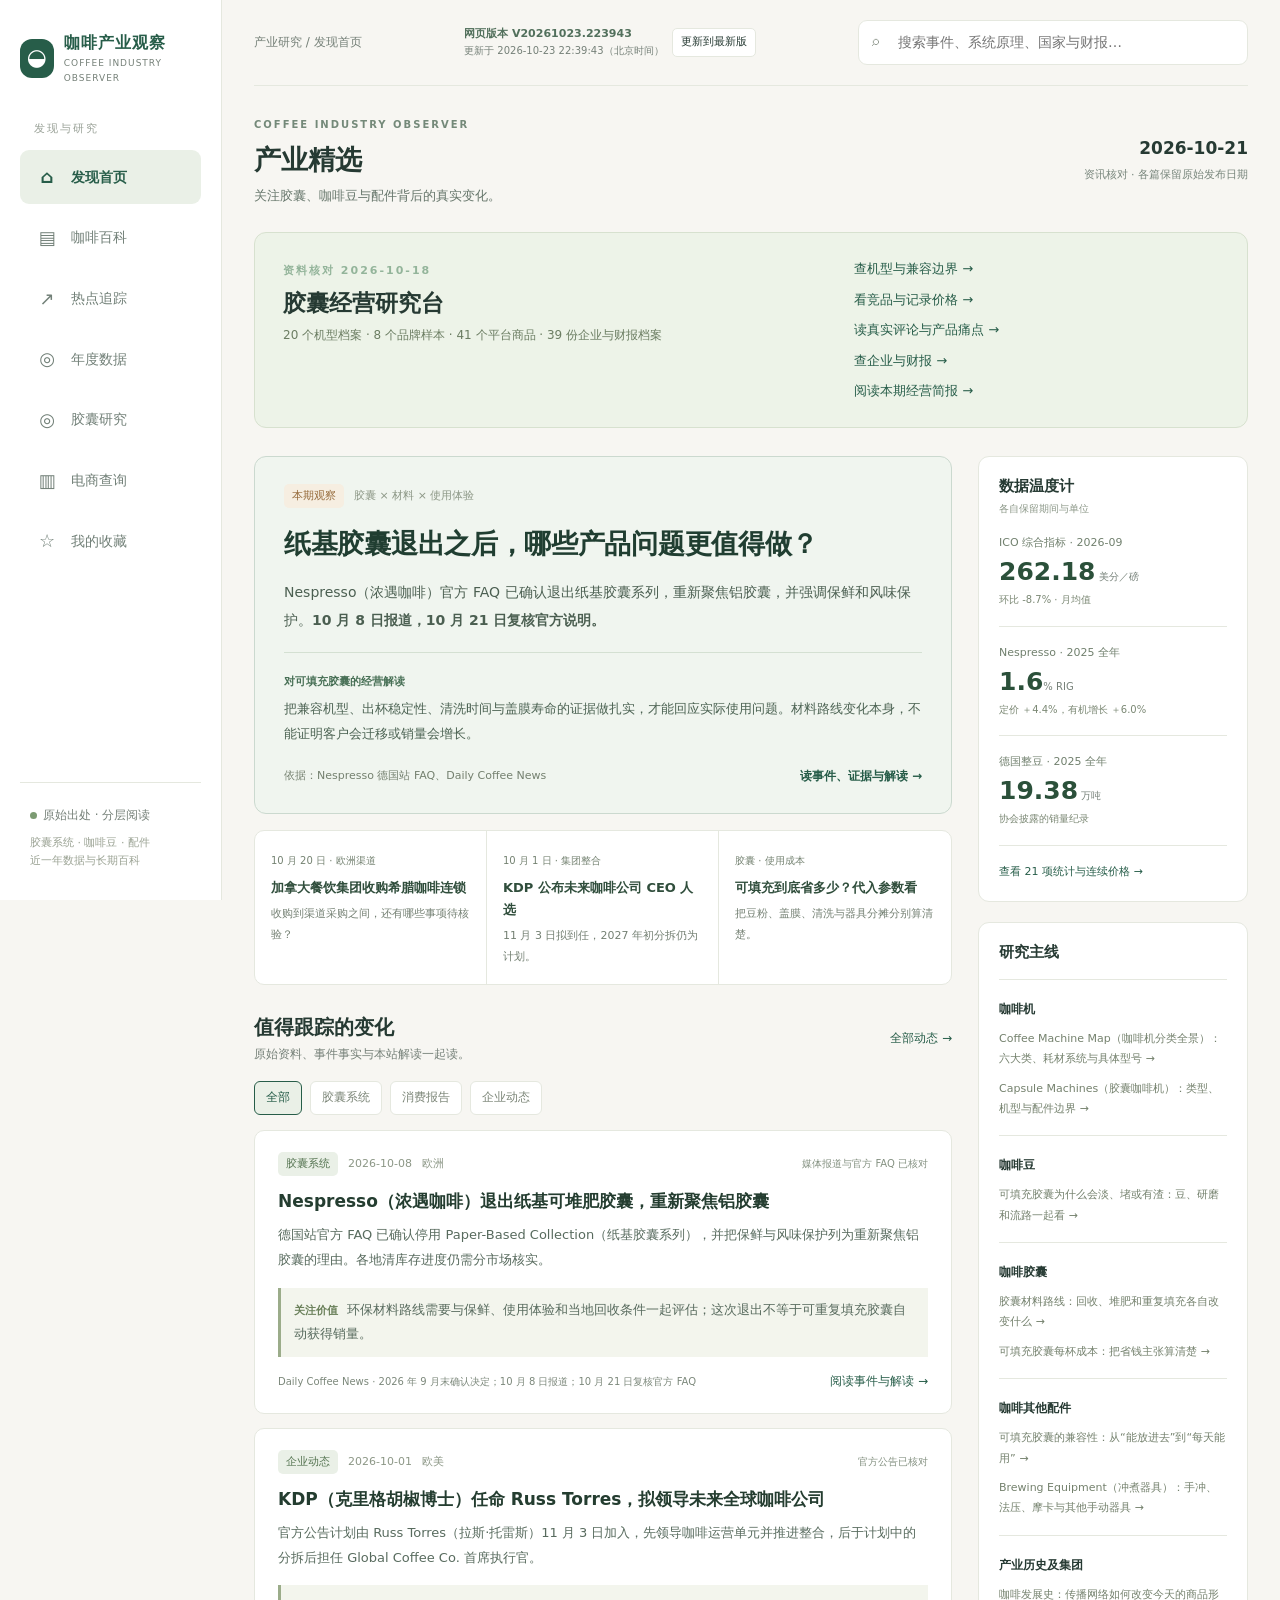
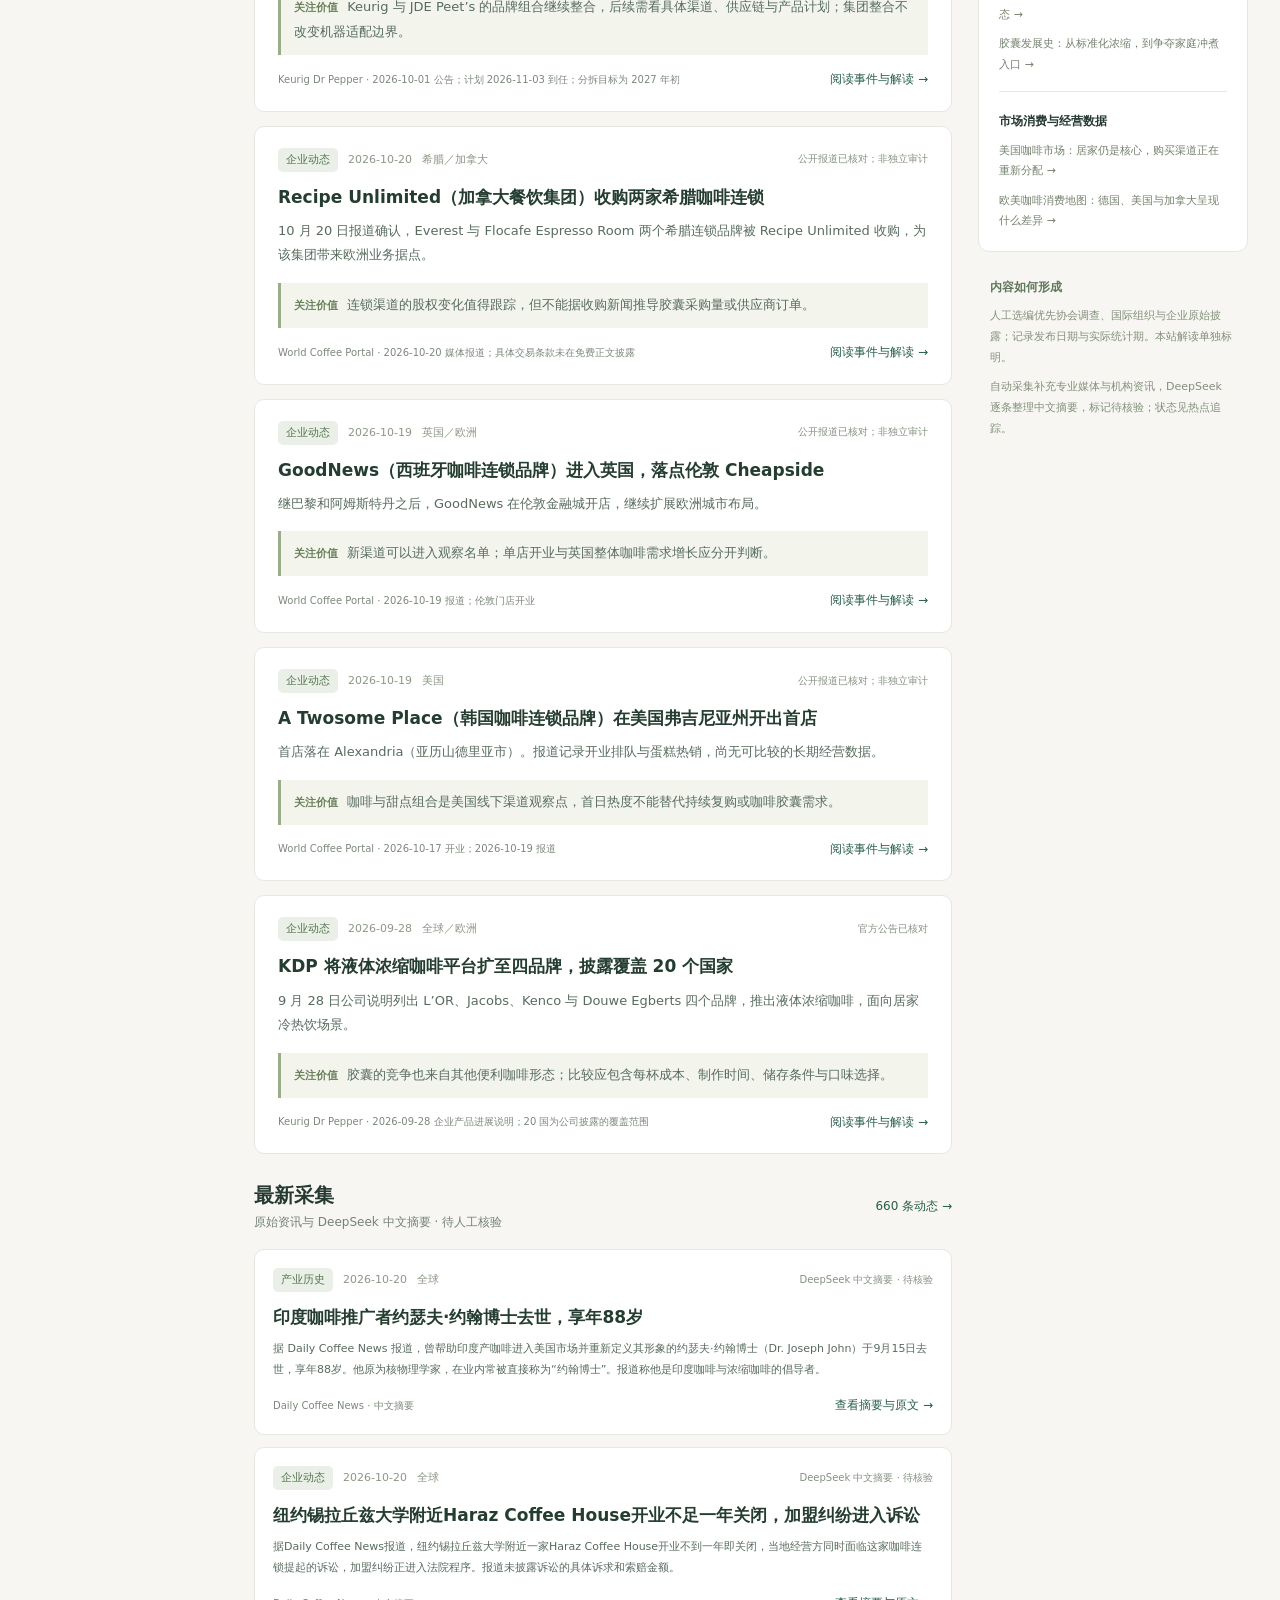
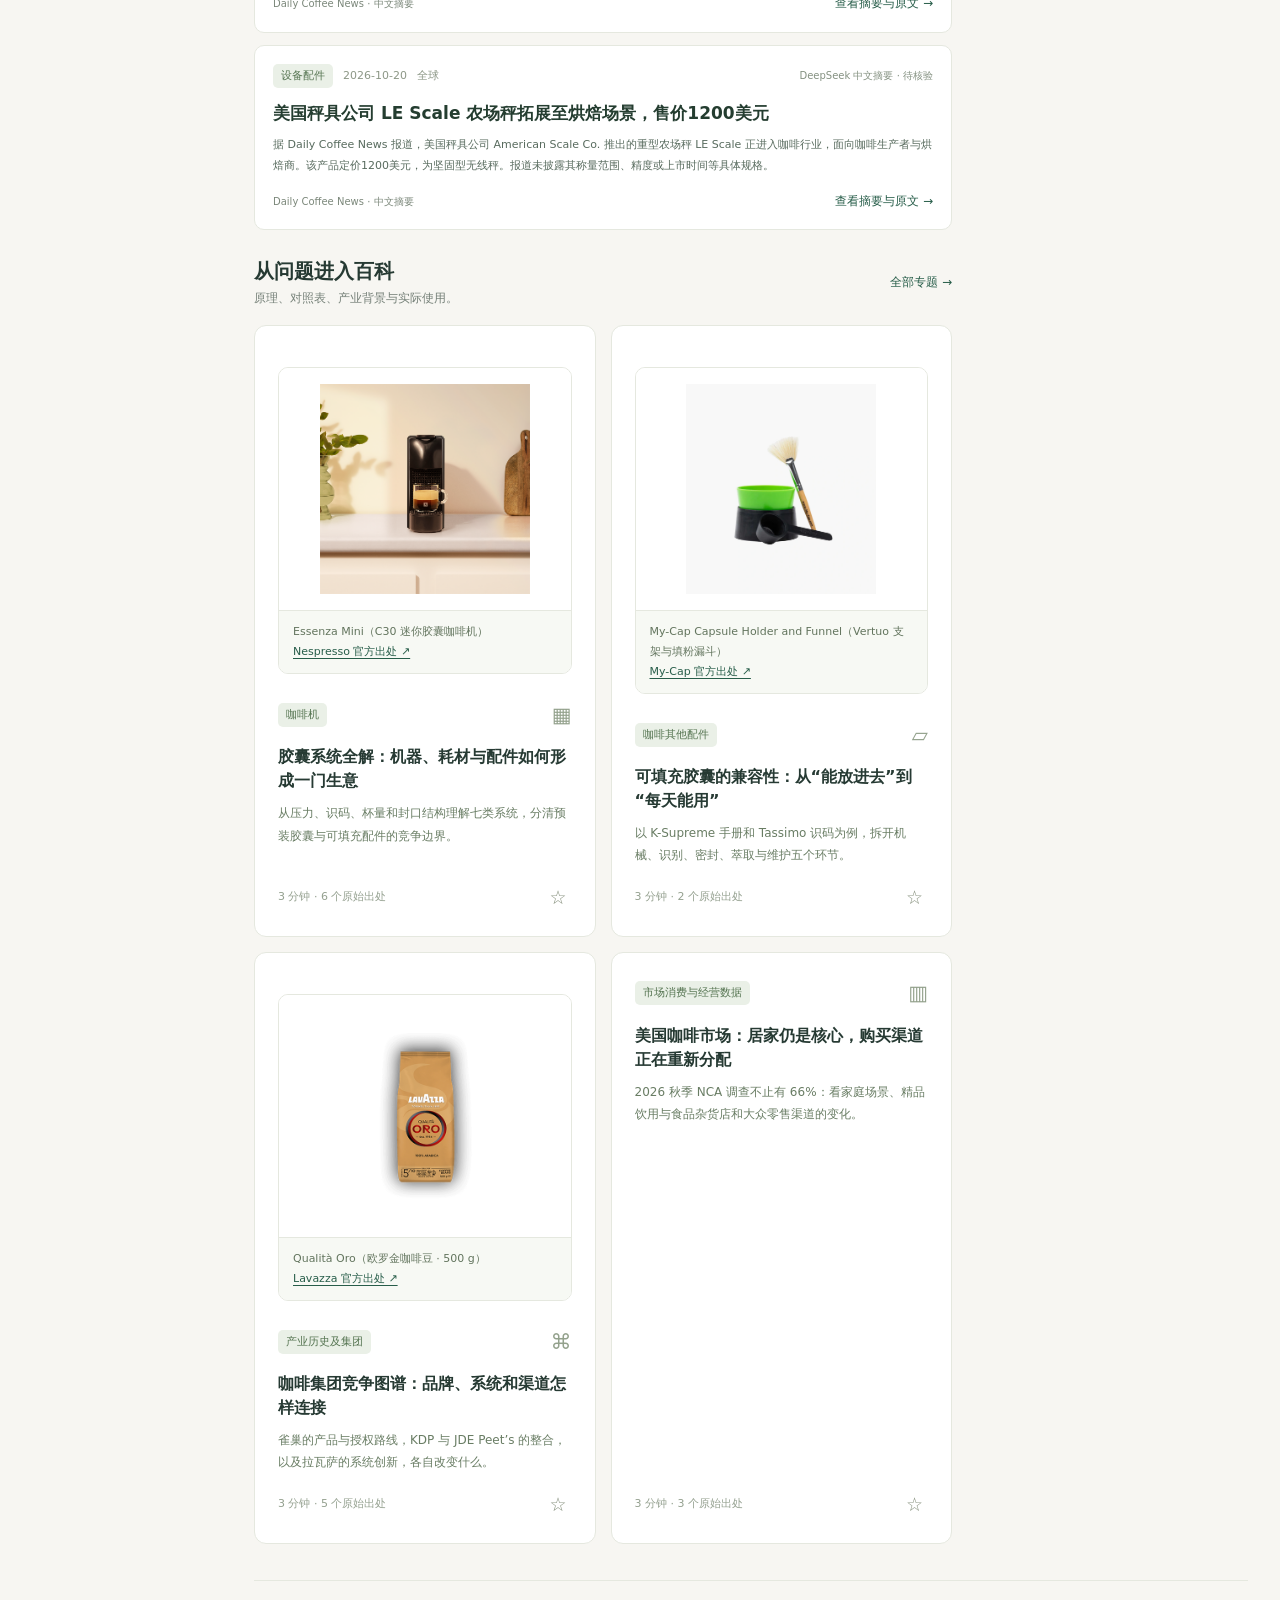
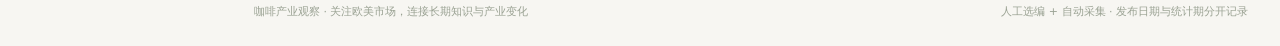
<file: index.html>
<!doctype html>
<html lang="zh-CN">
<head>
  <meta charset="utf-8"><meta name="viewport" content="width=device-width,initial-scale=1">
  <meta name="coffee-feed" content="./news.json">
  <meta name="coffee-built-at" content="2026-10-23T14:39:43.924Z">
  <meta name="coffee-version" content="V20261023.223943">
  <meta name="description" content="咖啡产业观察：咖啡百科、胶囊与配件、欧美消费报告和热点追踪。">
  <meta name="coffee-preview-version" content="20261018-official-evidence">
  <title>咖啡产业观察 · 咖啡百科与热点追踪</title>
  <style>
    :root{--bg:#f7f6f2;--ink:#263a33;--muted:#758078;--line:#e5e8df;--green:#275d49;--soft:#eaf0e7;--white:#fff;--gold:#ba8851}*{box-sizing:border-box}body{margin:0;background:var(--bg);color:var(--ink);font:14px/1.65 "Microsoft YaHei","PingFang SC",system-ui,sans-serif}button,input,select{font:inherit}button,a,input,select{ -webkit-tap-highlight-color:transparent}button,a{cursor:pointer}a{color:var(--green);text-decoration:none}button{color:inherit}button:focus-visible,a:focus-visible,input:focus-visible,select:focus-visible{outline:3px solid #b6cead;outline-offset:3px}button{border:0;background:none}button:hover,a:hover{filter:brightness(.9)}h1,h2,h3,p{margin:0}h1,h2,h3{line-height:1.4}h2{font-size:20px}h3{font-size:16px}small{font-size:12px;color:var(--muted)}.shell{display:grid;grid-template-columns:222px 1fr;min-height:100vh}.side{position:sticky;top:0;height:100vh;background:#fff;border-right:1px solid var(--line);padding:30px 20px;display:flex;flex-direction:column}.brand{display:flex;gap:10px;align-items:center}.brand-mark{width:39px;height:39px;background:var(--green);color:#fff;display:grid;place-items:center;border-radius:12px;font-size:23px}.brand b{font-size:17px;letter-spacing:1px}.brand small{display:block;font-size:10px;letter-spacing:1.3px}.side-label{color:#99a197;font-size:11px;letter-spacing:2px;margin:34px 14px 12px}.nav{display:grid;gap:7px}.nav button{text-align:left;padding:12px 15px;border-radius:9px;display:flex;align-items:center;gap:12px;color:#728078}.nav button[aria-current=page]{background:var(--soft);color:var(--green);font-weight:700}.nav-icon{font-size:18px;width:24px;text-align:center}.side-note{margin-top:auto;border-top:1px solid var(--line);padding:20px 10px 0}.dot{display:inline-block;width:7px;height:7px;background:#7c9b72;border-radius:50%;margin-right:6px}.main{padding:0 40px 24px;min-width:0}.topbar{display:flex;justify-content:space-between;align-items:center;gap:20px;min-height:86px;border-bottom:1px solid var(--line);margin-bottom:30px}.breadcrumb{font-size:12px;color:var(--muted)}.search-wrap{position:relative;max-width:390px;width:48%}.search-wrap span{position:absolute;left:14px;top:9px;color:#899287}.search-wrap input{width:100%;padding:10px 14px 10px 39px;border:1px solid var(--line);border-radius:9px;background:#fff;outline-offset:0}.content{max-width:1180px;margin:auto}.eyebrow{font-size:11px;letter-spacing:2px;font-weight:600;color:#93b49a}.hero{position:relative;overflow:hidden;border-radius:17px;background:#254c3e;padding:33px 38px;color:#fff;min-height:228px;display:flex;align-items:center;justify-content:space-between}.hero-copy{z-index:1;max-width:68%}.hero h1{font-size:34px;letter-spacing:1px;margin:10px 0}.hero p{color:#c4d0c4;max-width:510px;font-size:13px}.hero-actions{display:flex;gap:13px;margin-top:22px;align-items:center}.primary,.secondary{padding:10px 19px;border-radius:7px;font-weight:600;font-size:13px}.primary{background:#e8ebdb;color:#254c3e}.secondary{border:1px solid #6d8b74;color:#fff}.hero-art{width:250px;height:220px;position:absolute;right:20px;top:14px;opacity:.96}.stats{display:grid;grid-template-columns:repeat(3,1fr);gap:17px;margin:20px 0 30px}.stat{border:1px solid var(--line);background:#fff;border-radius:11px;padding:17px 21px;display:flex;align-items:center;justify-content:space-between}.stat strong{font-size:26px;font-weight:600}.stat span{display:block;color:var(--muted);font-size:12px}.stat-icon{font-size:26px;opacity:.5}.section-head{display:flex;justify-content:space-between;align-items:center;gap:12px;margin:27px 0 16px}.section-head p{font-size:12px;color:var(--muted);margin-top:4px}.text-link{font-size:12px;color:var(--green)}.layout{display:grid;grid-template-columns:minmax(0,1.8fr) minmax(260px,1fr);gap:26px}.card-grid{display:grid;grid-template-columns:repeat(2,minmax(0,1fr));gap:15px}.article-card,.panel,.news-card,.market-card{border:1px solid var(--line);background:#fff;border-radius:12px}.article-card{padding:20px;display:flex;flex-direction:column}.card-top{display:flex;align-items:center;justify-content:space-between;gap:10px;margin-bottom:17px}.tag{display:inline-block;font-size:11px;background:var(--soft);color:#557451;padding:3px 8px;border-radius:5px}.tag.gold{background:#f6eee1;color:#956a3a}.article-card h3 button{text-align:left;padding:0;font-weight:700;font-size:16px;line-height:1.5}.article-card p{font-size:12px;color:var(--muted);line-height:1.85;margin:9px 0 15px}.card-footer{display:flex;justify-content:space-between;gap:8px;align-items:center;margin-top:auto;font-size:11px;color:#94a08f}.save{font-size:19px;color:#87917e;padding:0 5px}.save.saved{color:var(--gold)}.panel{padding:20px}.topic-row{display:flex;gap:12px;padding:15px 0;border-bottom:1px solid #eff0eb}.topic-row:last-child{border:0;padding-bottom:0}.rank{font-size:18px;color:#b5bba7;font-family:Georgia,serif;width:23px;flex-shrink:0}.topic-row:first-child .rank{color:var(--gold)}.topic-row h3{font-size:13px;margin-bottom:6px}.topic-row p{font-size:11px;color:var(--muted)}.demo-note{font-size:11px;background:#faf3e8;color:#8b704c;border-radius:6px;padding:9px 11px;margin-bottom:2px}.market-pills{display:flex;gap:8px;flex-wrap:wrap;margin-top:16px}.pill{background:#fff;border:1px solid var(--line);border-radius:6px;padding:6px 11px;color:#7c8678;font-size:12px}.pill.active{border-color:var(--green);background:var(--soft);color:var(--green)}.market-grid{display:grid;grid-template-columns:repeat(3,minmax(0,1fr));gap:16px}.market-card{padding:21px}.market-icon{font-size:22px;margin-bottom:14px}.market-card h3{margin-bottom:9px}.market-card p{font-size:12px;color:var(--muted);margin-bottom:17px;line-height:1.9}.market-card a,.market-card button{font-size:12px;color:var(--green)}.footer{display:flex;justify-content:space-between;gap:18px;font-size:11px;color:#9aa293;border-top:1px solid var(--line);padding-top:21px;margin-top:36px}.page-title{margin-bottom:24px}.page-title .eyebrow{color:#819576}.page-title h1{font-size:29px;margin:7px 0}.page-title p{font-size:13px;color:var(--muted)}.filters{display:flex;flex-wrap:wrap;gap:8px;margin-bottom:22px}.news-card{padding:22px;margin-bottom:14px}.news-card h3{margin:11px 0 8px}.news-card p{color:var(--muted);font-size:13px}.news-bottom{display:flex;gap:12px;margin-top:15px;font-size:12px;align-items:center;justify-content:space-between}.empty{background:#fff;border:1px dashed #cbd3c4;text-align:center;border-radius:12px;padding:48px 20px;color:var(--muted);grid-column:1/-1}.empty b{display:block;font-size:17px;color:var(--ink);margin-bottom:7px}.search-hint{font-size:12px;color:var(--muted);margin-bottom:15px}.mobile-brand{display:none}dialog{width:min(720px,calc(100% - 30px));max-height:88vh;border:1px solid var(--line);border-radius:16px;padding:0;color:var(--ink);box-shadow:0 28px 90px #162b3240}dialog::backdrop{background:#152d2c88;backdrop-filter:blur(4px)}.reader-top{position:sticky;top:0;padding:16px 28px;background:#fff;border-bottom:1px solid var(--line);display:flex;justify-content:space-between;align-items:center;z-index:1}.reader-close{font-size:24px;line-height:1}.reader{padding:28px}.reader h2{font-size:26px;margin:8px 0 12px}.reader .intro{font-size:15px;line-height:1.9;color:#607267;margin-bottom:22px}.reader h3{margin:23px 0 10px}.reader p,.reader li{font-size:14px;line-height:1.95}.reader ul{padding-left:20px}.sources{padding:17px;background:#f5f7f1;border-radius:9px;margin-top:26px;font-size:12px}.sources a{display:block;margin-top:8px;word-break:break-word}.reader-meta{font-size:11px;color:var(--muted);margin-top:18px}.toast{position:fixed;bottom:25px;left:50%;transform:translateX(-50%);background:#263e32;color:#fff;padding:12px 24px;border-radius:9px;box-shadow:0 4px 20px #21332430;z-index:10;max-width:90vw;font-size:13px}.hidden{display:none!important}body:has(dialog[open]){overflow:hidden}
    @media(min-width:1600px){.main{padding-left:65px;padding-right:65px}.hero{min-height:260px}.hero-art{right:70px;top:22px}}@media(max-width:1100px){.shell{grid-template-columns:190px 1fr}.side{padding:25px 14px}.brand b{font-size:14px}.main{padding:0 24px 24px}.layout{grid-template-columns:1fr}.hero-art{right:-15px;opacity:.6}.hero-copy{max-width:78%}.market-grid{grid-template-columns:repeat(2,minmax(0,1fr))}}@media(max-width:700px){.shell{display:block}.side{position:fixed;top:auto;bottom:0;width:100%;height:auto;padding:6px 8px 10px;z-index:5;border-right:0;border-top:1px solid var(--line)}.side .brand,.side-label,.side-note{display:none}.nav{display:flex;justify-content:space-around;gap:1px}.nav button{display:flex;flex-direction:column;gap:1px;font-size:10px;padding:6px 9px;min-width:52px}.nav-icon{font-size:18px}.main{padding:0 17px 105px}.topbar{min-height:112px;align-content:center;flex-wrap:wrap;gap:10px;padding:15px 0;margin-bottom:19px}.breadcrumb{display:none}.mobile-brand{display:flex;font-weight:700;align-items:center;gap:8px;font-size:16px}.mobile-brand .brand-mark{width:27px;height:27px;font-size:17px;border-radius:8px}.search-wrap{max-width:none;width:100%;order:2}.search-wrap input{padding-top:9px;padding-bottom:9px;font-size:12px}.hero{min-height:233px;padding:26px 24px;border-radius:13px}.hero-copy{max-width:100%}.hero h1{font-size:29px}.hero p{font-size:12px;max-width:260px}.hero-art{right:-95px;top:35px;opacity:.22}.hero-actions{gap:9px}.primary,.secondary{font-size:12px;padding:9px 13px}.stats{gap:9px;margin:14px 0 23px}.stat{padding:12px 10px;align-items:flex-start}.stat strong{font-size:23px}.stat span{font-size:10px}.stat-icon{display:none}.section-head{margin-top:23px}.section-head h2{font-size:18px}.section-head p{font-size:11px}.card-grid{gap:11px}.article-card{padding:15px}.article-card h3 button{font-size:14px}.article-card p{font-size:11px}.card-footer{font-size:10px}.card-top{margin-bottom:13px}.market-grid{grid-template-columns:1fr}.footer{flex-direction:column;gap:4px}.reader{padding:23px}.reader-top{padding:14px 23px}.reader h2{font-size:23px}.filters{gap:6px}.pill{font-size:11px;padding:6px 10px}.page-title h1{font-size:26px}}
    @media(prefers-reduced-motion:no-preference){button,a{transition:background .15s,color .15s,filter .15s}.article-card:hover{border-color:#b9c8b0}.hero-art{animation:float 7s ease-in-out infinite}@keyframes float{50%{transform:translateY(-6px) rotate(3deg)}}}
  </style>
  <link rel="stylesheet" href="./evidence.css?v=9d2dda9edd5a">
</head>
<body>
  <div class="shell">
    <aside class="side">
      <a class="brand" href="#home" aria-label="咖啡产业观察首页"><span class="brand-mark">◒</span><span><b>咖啡产业观察</b><small>COFFEE INDUSTRY OBSERVER</small></span></a>
      <p class="side-label">发现与研究</p>
      <nav class="nav" aria-label="主导航">
        <button data-view="home"><span class="nav-icon" aria-hidden="true">⌂</span>发现首页</button>
        <button data-view="wiki"><span class="nav-icon" aria-hidden="true">▤</span>咖啡百科</button>
        <button data-view="news"><span class="nav-icon" aria-hidden="true">↗</span>热点追踪</button>
        <button data-view="markets"><span class="nav-icon" aria-hidden="true">◎</span>年度数据</button>
        <button data-view="research"><span class="nav-icon" aria-hidden="true">◎</span>胶囊研究</button>
        <button data-view="commerce"><span class="nav-icon" aria-hidden="true">▥</span>电商查询</button>
        <button data-view="saved"><span class="nav-icon" aria-hidden="true">☆</span>我的收藏</button>
      </nav>
      <div class="side-note"><small><span class="dot"></span>原始出处 · 分层阅读</small><p style="font-size:11px;color:#9aa293;margin-top:8px">胶囊系统 · 咖啡豆 · 配件<br>近一年数据与长期百科</p></div>
    </aside>
    <main class="main">
      <div class="content">
        <header class="topbar"><a class="mobile-brand" href="#home"><span class="brand-mark">◒</span>咖啡产业观察</a><span class="breadcrumb" id="breadcrumb">产业研究 / 发现首页</span><div class="version-tools"><span id="site-version" class="site-version" title="网页版本生成时间；资讯采集时间见热点追踪"><b>网页版本 V20261023.223943</b><small>更新于 <time datetime="2026-10-23T14:39:43.924Z">2026-10-23 22:39:43</time>（北京时间）</small></span><button type="button" data-check-update>更新到最新版</button></div><label class="search-wrap"><span aria-hidden="true">⌕</span><input id="search" type="search" placeholder="搜索事件、系统原理、国家与财报…" aria-label="搜索百科与热点"></label></header>
        <div id="page"></div>
        <footer class="footer"><span>咖啡产业观察 · 关注欧美市场，连接长期知识与产业变化</span><span>人工选编 + 自动采集 · 状态见热点追踪</span></footer>
      </div>
    </main>
  </div>
  <div id="toast" class="toast hidden" role="status"></div>
  <script src="./content.js?v=21cddb9e7896"></script>
  <script src="./year-data.js?v=97ce3612d083"></script>
  <script src="./editorial.js?v=bbb81e653110"></script>
  <script src="./commerce.js?v=94e47bcff234"></script>
  <script src="./research.js?v=d9408236455b"></script>
  <script src="./app.js?v=93dadc7554ca"></script>
</body>
</html>
</file>
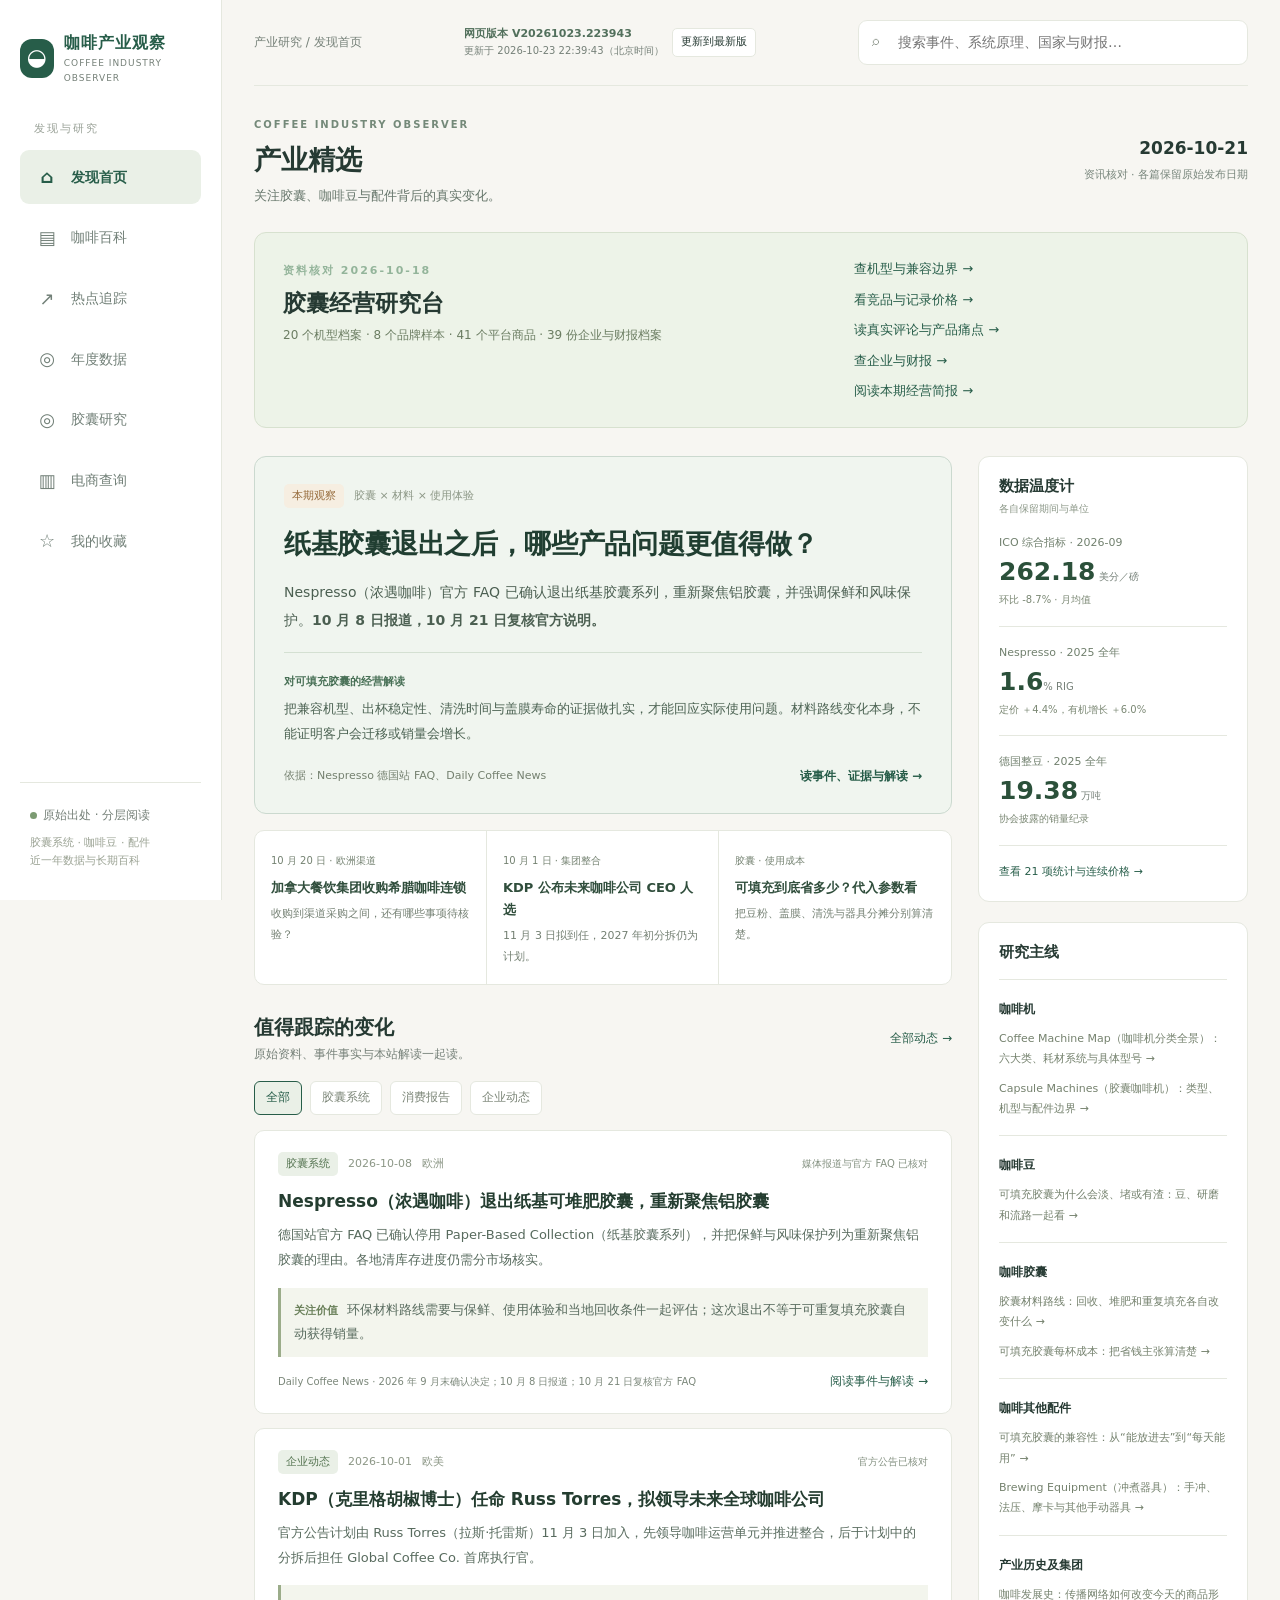
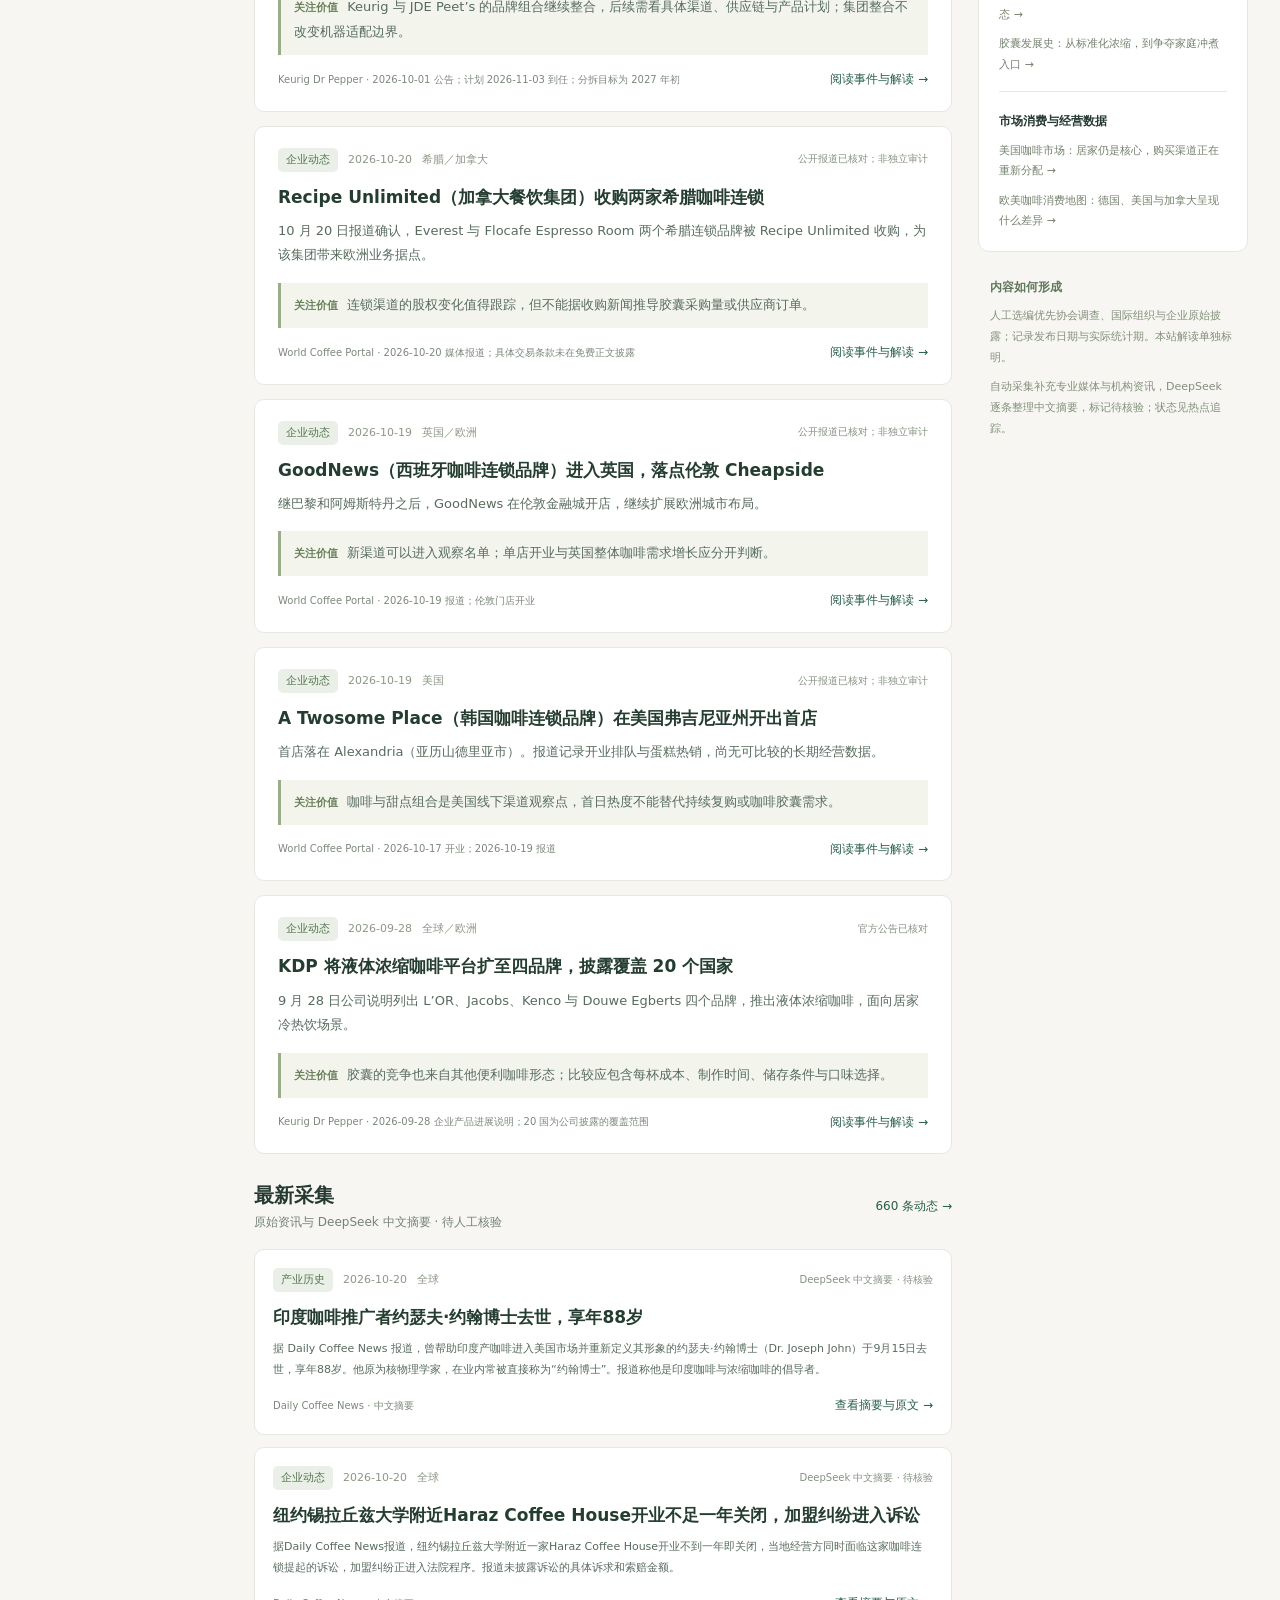
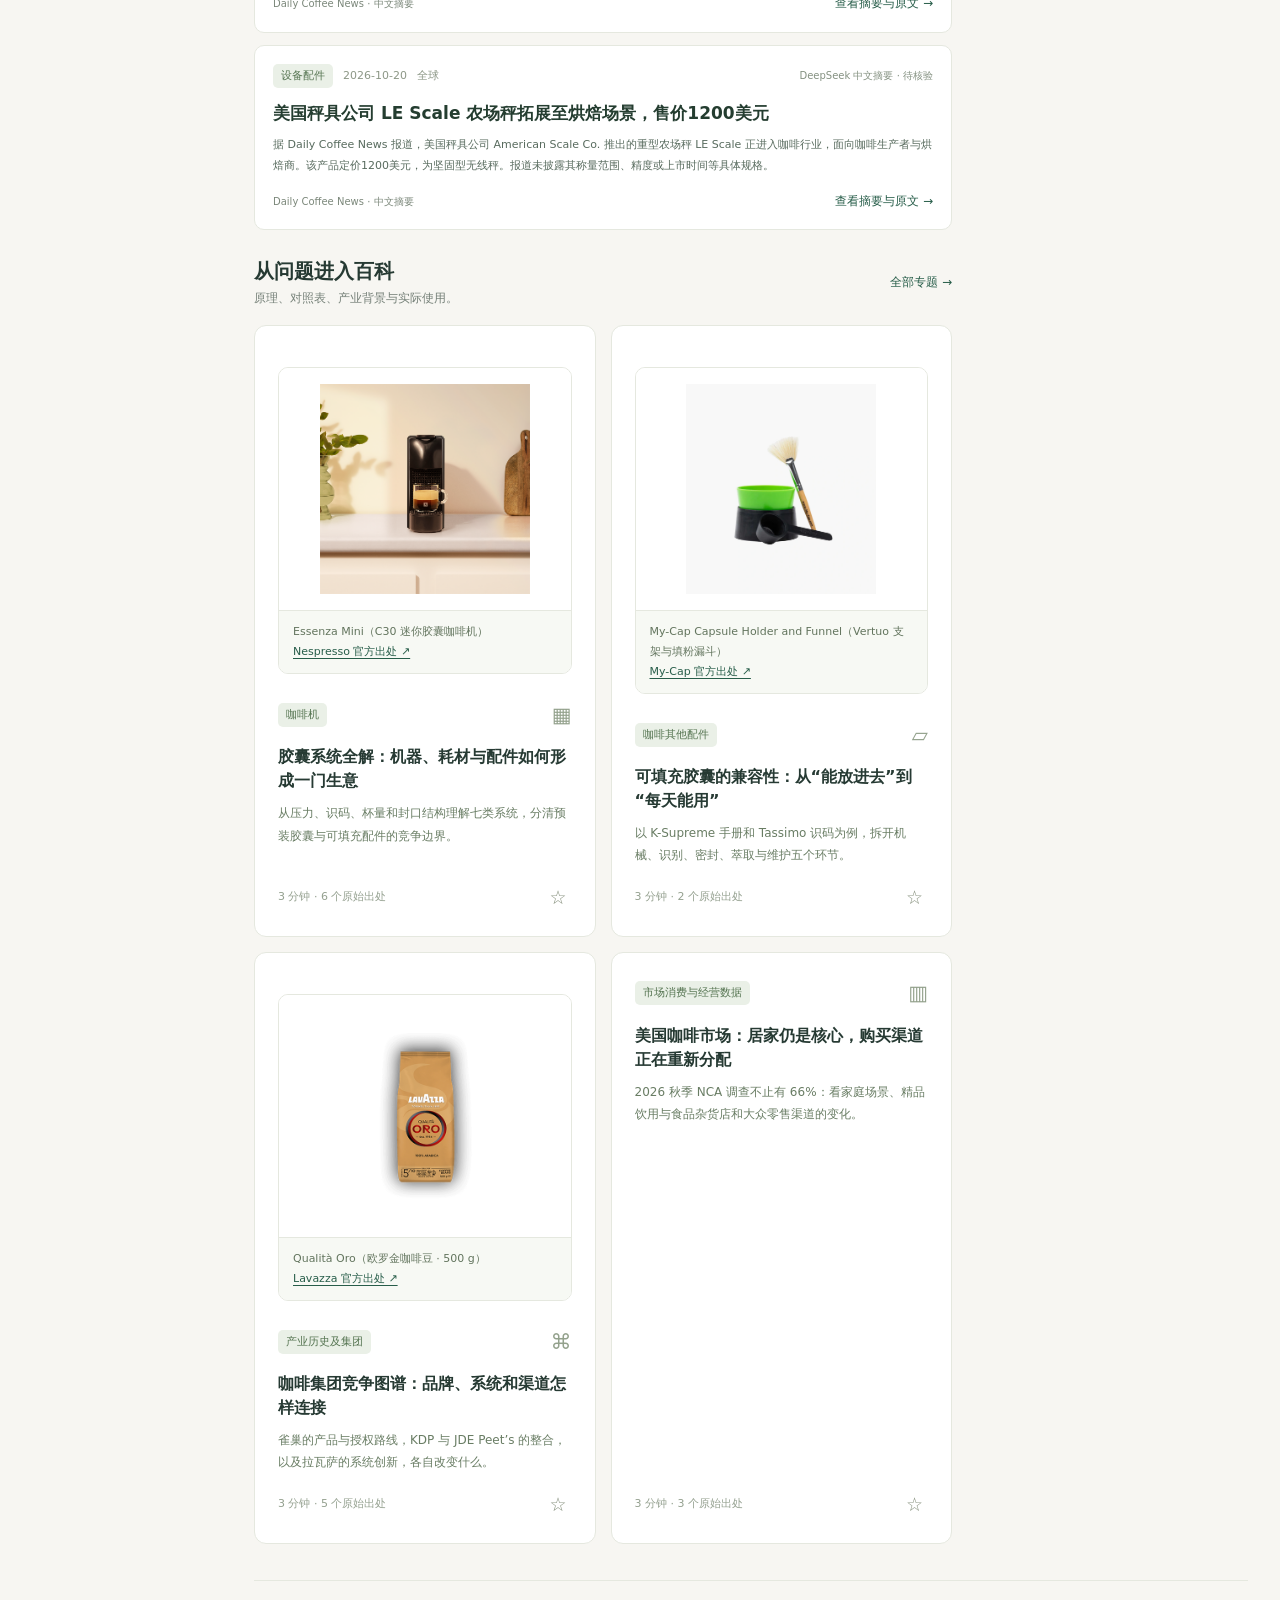
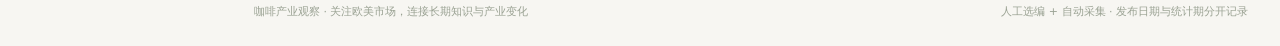
<file: latest.html>
<!doctype html>
<html lang="zh-CN">
<head>
  <meta charset="utf-8">
  <meta name="viewport" content="width=device-width,initial-scale=1">
  <meta name="robots" content="noindex">
  <title>打开最新版 · 咖啡产业观察</title>
  <script>
    const latest = new URL('./', location.href);
    latest.searchParams.set('v', String(Date.now()));
    latest.hash = location.hash;
    location.replace(latest.href);
  </script>
</head>
<body><p>正在打开最新网页… <a href="./">返回咖啡产业观察</a></p></body>
</html>
</file>
<file: evidence.css>
.hero{min-height:190px;padding:29px 32px}.hero-copy{max-width:76%}.hero h1{font-size:30px}.hero-stamp{text-align:right;color:#cbd5c6;line-height:1.8}.hero-stamp b{font:18px/1.9 Georgia,serif}.hero-stamp small{display:block;color:#9fb5a2;margin-top:12px}.stat{text-align:left}.stat em{font-size:14px;font-style:normal;margin-left:4px}.stat small{font-size:10px;display:block;margin-top:6px}.table-scroll{overflow-x:auto;max-width:100%;border:1px solid var(--line);border-radius:10px;background:#fff;margin:14px 0}table{width:100%;border-collapse:collapse;text-align:left;font-size:12px;line-height:1.85}th{background:#edf1e7;padding:12px 15px;white-space:nowrap;color:#5b7158;font-size:11px}td{padding:14px 15px;border-top:1px solid #edf0e7;vertical-align:top;min-width:115px}td small{display:block;font-size:10px;margin-top:4px}.system-table th:first-child{width:18%}.system-table th:nth-child(2){width:29%}.table-title{padding:0;text-align:left;color:var(--green);font-size:14px;font-weight:700}.source-links{display:block;font-size:10px;line-height:1.7;margin-top:8px}.source-links a{display:block;margin:4px 0;color:#6f8767}.data-note{color:var(--muted);font-size:11px;line-height:1.85;margin:12px 0}.scope-note{background:#edf2e6;color:#66795d;font-size:12px;line-height:1.9;padding:13px 16px;border-radius:8px;margin:0 0 20px}.price-panel{margin-bottom:28px}.price-panel .section-head{margin-top:0}.price-change{font-size:23px;font-weight:600;white-space:nowrap;color:var(--green)}.price-change small{display:block;font-size:10px;text-align:right;font-weight:400}.chart-wrap{width:100%;overflow-x:auto}.chart-wrap svg{display:block;width:100%;min-width:440px;max-height:260px}.price-panel details summary{font-size:12px;color:var(--green);cursor:pointer;padding:8px 0}.news-meta{display:flex;gap:10px;align-items:center;font-size:11px;color:#8c9786}.news-card h3 button{padding:0;text-align:left;font-size:16px;line-height:1.65;font-weight:700}.news-card.compact{padding:18px;margin-bottom:12px}.news-card.compact h3 button{font-size:13px}.news-card.compact p{font-size:11px}.news-bottom{flex-wrap:wrap;gap:7px;font-size:11px}.impact{background:#f3f5ed;border-left:3px solid #9bac8a;padding:10px 13px;margin-top:15px}.impact b{font-size:11px;font-weight:600;color:#6a805a;margin-right:5px}.number-cell{font-weight:700;font-variant-numeric:tabular-nums}.download-row{display:flex;gap:10px;flex-wrap:wrap;margin:20px 0}.download-row .pill{color:var(--green)}dialog{width:min(920px,calc(100% - 30px))}.reader{padding:32px}.reader h2{font-size:28px}.reader .intro{font-size:14px}.reader-section-title{margin-top:28px;display:flex;align-items:center;justify-content:space-between;gap:16px}.reader-section-title h3{margin:0 0 10px;font-size:18px}.reader-section-title .tag{flex-shrink:0;font-size:10px}.reader p{font-size:14px}.reader td{font-size:12px;min-width:100px}.reader .source-links{font-size:11px}.reader .source-links a{font-size:11px;margin:4px 0}.reader .data-note{font-size:11px}.takeaway{background:#edf2e5;border-left:3px solid #78956a;border-radius:0 8px 8px 0;padding:16px 19px}.takeaway b{font-size:11px;color:#69835c}.takeaway p{font-weight:600;font-size:14px;margin-top:5px}.timeline{list-style:none;padding:0 0 0 19px!important;margin-top:15px;border-left:2px solid #d9e2cf}.timeline li{position:relative;padding:0 0 24px 12px}.timeline li::before{content:'';position:absolute;left:-25px;top:7px;width:10px;height:10px;border:2px solid #739061;background:#fff;border-radius:50%}.timeline li b{font:600 18px Georgia,'Microsoft YaHei',serif;color:var(--green)}.timeline li p{margin-top:5px}.timeline li .source-links{margin-top:5px}.analysis-line{margin-top:8px;color:#74856c}.related{border-top:1px solid var(--line);margin-top:24px}.related button{display:block;text-align:left;margin:9px 0;white-space:normal}.footer{line-height:1.8}.brand b{font-size:16px}.brand small{font-size:9px;letter-spacing:1px}@media(max-width:700px){.hero{padding:24px 22px;min-height:220px}.hero h1{font-size:26px}.hero-copy{max-width:100%}.hero-stamp{display:none}.stats{align-items:stretch}.stat{padding:12px 10px}.stat strong{font-size:22px}.stat em{font-size:10px}.stat small{font-size:9px}.stat span{font-size:10px}.price-panel{padding:17px}.price-panel h2{font-size:16px}.price-panel .section-head{align-items:flex-start}.price-panel .section-head p{font-size:10px}.price-change{font-size:18px}.price-change small{font-size:9px}.chart-wrap svg{min-width:520px}.system-table{min-width:650px}.reader{padding:24px 20px}.reader h2{font-size:23px}.reader-section-title{gap:8px;align-items:flex-start}.reader-section-title h3{font-size:17px}.reader-section-title .tag{font-size:9px}.reader .intro{font-size:13px}.reader p{font-size:13px}.news-card h3 button{font-size:15px}.news-meta{flex-wrap:wrap}.reader .table-scroll table{min-width:470px}.section-head h2{font-size:17px}.hero-actions .primary,.hero-actions .secondary{padding:9px 11px;font-size:11px}}
.edition-head{display:flex;justify-content:space-between;align-items:center;gap:20px;margin:0 0 26px}.edition-head .eyebrow{color:#748979;font-size:10px}.edition-head h1{font-size:27px;margin:6px 0}.edition-head p{font-size:13px;color:#66766b}.edition-date{text-align:right;font-variant-numeric:tabular-nums}.edition-date time{display:block;font-size:17px;font-weight:600}.edition-date span{font-size:11px;color:#78867c}.editorial-layout{display:grid;grid-template-columns:minmax(0,1fr) 270px;gap:26px;align-items:start}.editorial-main{min-width:0}.lead-story{border:1px solid #cbd9cf;background:#f0f5ef;border-radius:12px;padding:27px 29px}.lead-story h2{font-size:27px;letter-spacing:-.3px;margin:16px 0 14px;line-height:1.5}.lead-story h2 a{color:#203e31}.lead-deck{font-size:14px;line-height:2;color:#4b5f51}.lead-reading{border-top:1px solid #d4e0d2;margin-top:18px;padding-top:16px}.lead-reading>b{font-size:11px;color:#487056}.lead-reading p{font-size:13px;color:#4c6353;line-height:1.9;margin:5px 0 0}.lead-bottom{display:flex;justify-content:space-between;gap:16px;align-items:center;margin-top:20px;font-size:11px;color:#74806f}.lead-bottom a{white-space:nowrap;font-size:12px;font-weight:600}.insight-strip{display:grid;grid-template-columns:repeat(3,minmax(0,1fr));gap:0;background:#fff;border:1px solid var(--line);border-radius:10px;margin:16px 0 28px}.insight-strip>a{padding:17px 16px;border-right:1px solid var(--line);display:block}.insight-strip>a:last-child{border:0}.insight-strip small{font-size:10px;color:#748271}.insight-strip b{display:block;font-size:13px;color:#304e3c;line-height:1.7;margin:5px 0}.insight-strip span{font-size:11px;color:#748073;line-height:1.9;display:block}.home-feed .filters{margin-bottom:15px}.news-card h3 a{color:#243d30;font-size:17px;font-weight:700;line-height:1.65}.news-card h3 a:hover,.lead-story h2 a:hover{text-decoration:underline;text-underline-offset:4px}.news-card p{font-size:13px;line-height:1.9;color:#586b5e}.news-card{padding:21px 23px;border-radius:10px}.source-status{font-size:10px;margin-left:auto;color:#849181}.news-bottom>span{max-width:80%;line-height:1.8;color:#7c887b;font-size:10px}.research-rail{display:grid;gap:20px}.rail-panel{border:1px solid var(--line);border-radius:11px;background:#fff;padding:19px 20px}.rail-panel h2{font-size:15px}.rail-intro{font-size:10px;color:#8b9787;margin-top:4px}.rail-number{display:block;border-bottom:1px solid var(--line);padding:17px 0}.rail-number>span{display:block;color:#71806e;font-size:11px}.rail-number>b{display:block;font-variant-numeric:tabular-nums;font-size:25px;line-height:1.6;color:#2b503a}.rail-number>b small{font-size:10px;font-weight:400}.rail-number>em{font-size:10px;color:#7b8874;font-style:normal;display:block}.rail-link{display:block;font-size:11px;padding-top:16px;line-height:1.8}.rail-topic{padding-top:17px;margin-top:16px;border-top:1px solid var(--line)}.rail-topic b{font-size:12px}.rail-topic a{display:block;font-size:11px;color:#74816d;margin-top:9px;line-height:1.85}.rail-note{padding:4px 12px;font-size:11px;color:#82907b;line-height:1.9}.rail-note b{color:#62785e;font-size:12px}.rail-note p{margin-top:8px}.dossier-grid{display:grid;grid-template-columns:repeat(3,minmax(0,1fr));gap:12px;margin:0 0 24px}.dossier{text-align:left;border:1px solid var(--line);border-radius:9px;padding:16px;background:#fff}.dossier b{font-size:13px;color:#315c40;display:block}.dossier span{display:block;font-size:11px;color:#84917c;margin-top:8px;line-height:1.8}.dossier.active{background:#eaf0e7;border-color:#7e9a74}.back-link{font-size:12px;display:inline-block;margin-bottom:22px}.document-layout{display:grid;grid-template-columns:minmax(0,780px) 210px;gap:32px;align-items:start}.document{padding:0;min-width:0}.document h1{font-size:30px;line-height:1.55;margin:15px 0;color:#223b2e;letter-spacing:-.4px}.document .intro{font-size:15px;color:#6c7b70;line-height:1.95;margin-bottom:18px}.document-meta{font-size:11px;color:#849080;display:flex;gap:12px;flex-wrap:wrap;line-height:1.8;margin-bottom:24px}.document .takeaway{margin:22px 0 30px}.document-section{scroll-margin-top:24px}.document-section section{padding-bottom:11px}.document-section .reader-section-title{margin:26px 0 13px;display:block}.document-section .reader-section-title h3{font-size:20px;margin-bottom:8px;color:#2d4c35}.document-section .reader-section-title .tag{font-size:9px;padding:2px 6px;color:#7b8971;background:#edf0e7}.document.reader p,.document.reader li{font-size:15px;line-height:2.1;color:#435c49}.document .source-links a{display:inline-block;margin:3px 14px 3px 0;color:#7b9072;font-size:11px;line-height:1.9}.document.reader .sources{margin-top:24px;padding:21px}.document .sources h2{font-size:16px}.document.reader .sources p{font-size:11px;color:#7c8978;line-height:1.8;margin-top:7px}.document .sources .source-links a{display:block;font-size:12px;margin:8px 0;overflow-wrap:anywhere}.document-rail{position:sticky;top:28px;border-left:1px solid var(--line);padding-left:22px}.document-rail nav small{font-size:11px;letter-spacing:2px}.document-rail nav button{display:flex;gap:12px;text-align:left;font-size:11px;padding:12px 0;line-height:1.8;color:#71846b;width:100%}.document-rail nav button span{font-size:10px;color:#a0ad94;padding-top:2px}.document-source{font-size:11px;color:#8c9783;border-top:1px solid var(--line);padding-top:19px;margin-top:18px;line-height:1.95}.document-source b{font-size:11px;color:#6b7e63}.document-source p{margin-top:8px}.related h2{font-size:17px;margin:22px 0 12px}.related>a{display:block;border-bottom:1px solid var(--line);font-size:13px;padding:13px 0;line-height:1.9}.mobile-toc{display:none}.calculator{padding:20px;border:1px solid #d0ddc8;border-radius:10px;background:#fff;margin-top:12px}.document.reader .calculator>p{font-size:12px;color:#7c8e71;line-height:1.8}.cost-fields{display:grid;grid-template-columns:repeat(3,minmax(0,1fr));gap:14px;margin:18px 0}.cost-fields label{font-size:11px;color:#6e8163}.cost-fields input{display:block;width:100%;min-width:0;border:1px solid #d9e0d1;background:#fbfcf8;border-radius:6px;padding:8px 10px;margin-top:6px;font-size:14px;color:#2f5539}.cost-result{display:grid;grid-template-columns:repeat(3,minmax(0,1fr));gap:10px;background:#eff4e9;padding:15px;border-radius:8px}.cost-result span{display:block;font-size:10px;color:#75876b}.cost-result b{display:block;font-size:20px;color:#2b5737;margin-top:4px}.document.reader .cost-result p{grid-column:1/-1;font-size:11px;color:#7d8b71;line-height:1.9}.article-card p{font-size:12px;color:#697d64}.article-card{padding:23px}.card-top{margin-bottom:13px}.topbar{margin-bottom:26px}.main{padding-left:32px;padding-right:32px}.content{max-width:1280px}.reader td{line-height:1.9}.table-scroll td{min-width:120px}a,button{overflow-wrap:anywhere}@media(min-width:1600px){.main{padding-left:48px;padding-right:48px}}@media(max-width:1250px){.editorial-layout{grid-template-columns:minmax(0,1fr) 240px;gap:20px}.lead-story{padding:23px}.lead-story h2{font-size:24px}.insight-strip{grid-template-columns:1fr}.insight-strip>a{border-right:0;border-bottom:1px solid var(--line);padding:13px 17px}.insight-strip span{display:none}.document-layout{grid-template-columns:minmax(0,1fr) 180px;gap:24px}.dossier-grid{grid-template-columns:repeat(2,minmax(0,1fr))}}@media(max-width:1000px){.editorial-layout{grid-template-columns:1fr}.research-rail{grid-template-columns:repeat(2,minmax(0,1fr))}.rail-note{grid-column:1/-1}.document-layout{grid-template-columns:1fr}.document-rail{display:none}.mobile-toc{display:grid;border-bottom:1px solid var(--line);padding-bottom:20px;margin-bottom:25px}.mobile-toc button{font-size:12px;color:#728467;text-align:left;padding:7px 0}.insight-strip{grid-template-columns:repeat(3,minmax(0,1fr))}.insight-strip>a{border-bottom:0;border-right:1px solid var(--line);padding:14px}.insight-strip span{display:block}}@media(max-width:700px){.main{padding-left:17px;padding-right:17px}.edition-head{margin-bottom:20px;align-items:flex-end;gap:10px}.edition-head h1{font-size:24px}.edition-head p{font-size:11px;max-width:200px}.edition-head .eyebrow{font-size:8px;letter-spacing:1px}.edition-date time{font-size:12px}.edition-date span{display:none}.lead-story{padding:22px 20px}.lead-story h2{font-size:24px;margin:12px 0}.lead-deck{font-size:13px}.lead-reading p{font-size:12px}.lead-bottom{align-items:flex-end;gap:10px;font-size:10px}.lead-bottom span{max-width:65%}.lead-bottom a{font-size:11px}.insight-strip{grid-template-columns:1fr}.insight-strip>a{border-right:0;border-bottom:1px solid var(--line);padding:13px 18px}.insight-strip b{font-size:13px;margin:3px 0}.insight-strip span{font-size:11px}.insight-strip small{font-size:9px}.research-rail{grid-template-columns:1fr}.rail-note{grid-column:auto}.news-card{padding:19px 18px}.news-card h3 a{font-size:16px}.news-card p{font-size:12px}.news-bottom>span{max-width:100%;font-size:10px}.source-status{margin-left:0;font-size:9px}.news-meta{font-size:10px;gap:7px}.document h1{font-size:25px;margin:12px 0}.document.reader{padding:0}.document .intro{font-size:14px}.document.reader p,.document.reader li{font-size:14px;line-height:2.05}.document-section .reader-section-title h3{font-size:18px}.document.reader .table-scroll table{min-width:480px}.document .source-links a{font-size:10px}.document-meta{font-size:10px}.takeaway{padding:15px 17px}.document.reader .takeaway p{font-size:13px}.cost-fields{grid-template-columns:repeat(2,minmax(0,1fr));gap:12px}.cost-result{grid-template-columns:1fr;gap:12px}.cost-result div{display:flex;justify-content:space-between;align-items:center}.cost-result b{font-size:20px;margin:0}.calculator{padding:16px}.dossier-grid{gap:9px}.dossier{padding:14px}.dossier b{font-size:12px}.dossier span{font-size:10px;margin-top:6px}.article-card{padding:17px}.article-card p{font-size:12px}.card-grid{grid-template-columns:1fr}.article-card h3 button{font-size:16px}.card-footer{font-size:11px}}
.version-badge{flex-shrink:0;white-space:nowrap;font-size:11px;color:#416c50;background:#e9f0e4;border:1px solid #d0dec6;border-radius:5px;padding:4px 8px}@media(max-width:700px){.version-badge{font-size:9px;padding:3px 6px}}
.dossier-grid{grid-template-columns:repeat(3,minmax(0,1fr))}.dossier>small{display:block;margin-bottom:7px;font-size:10px;letter-spacing:1px;color:#8c9c82}.wiki-toolbar{display:flex;align-items:center;gap:13px;margin:0 0 15px}.wiki-toolbar>span{font-size:11px;color:#7a8a71}.knowledge-group{margin:28px 0 34px}.knowledge-group h2>small{font-size:11px;font-weight:400;margin-left:8px}.knowledge-group .section-head{margin-top:0}.knowledge-group .card-grid{align-items:stretch}@media(max-width:1000px){.dossier-grid{grid-template-columns:repeat(2,minmax(0,1fr))}}@media(max-width:700px){.dossier>small{font-size:9px;margin-bottom:6px}.knowledge-group{margin:24px 0 28px}.wiki-toolbar>span{font-size:10px}}

.collection-panel{background:#edf2e6;border:1px solid #dbe4d2;padding:18px 20px;border-radius:10px;margin-bottom:22px;font-size:12px;line-height:1.9}.collection-panel p{margin:6px 0;color:#66795d}.collection-panel details{margin:8px 0}.collection-panel summary{cursor:pointer}.load-more{display:block;margin:24px auto}.news-card h3 a{overflow-wrap:anywhere}

.month-filter{display:flex;align-items:center;gap:10px;font-size:12px;margin:18px 0}.month-filter select{padding:8px 12px;border:1px solid var(--line);border-radius:6px;color:var(--green);background:#fff;max-width:100%}

.digest-status{border-top:1px solid #d2ddca;padding-top:10px;margin-top:10px}.digest-error{color:#9a512c!important}
.commerce-form{display:grid;grid-template-columns:repeat(4,minmax(0,1fr));gap:16px;background:#fff;padding:24px;border:1px solid var(--line);border-radius:12px;margin-bottom:22px}.commerce-form label{display:grid;gap:6px;font-size:12px;color:#61735e;min-width:0}.commerce-form select,.commerce-form input{width:100%;min-width:0;max-width:100%;padding:10px;border:1px solid var(--line);border-radius:7px;background:#fbfcf8;color:var(--ink)}.commerce-form .commerce-keyword{grid-column:span 3}.commerce-form .primary{align-self:end;min-height:43px;background:var(--green);color:#fff}.commerce-platforms{display:grid;grid-template-columns:repeat(3,minmax(0,1fr));gap:16px}.commerce-platforms article{padding:20px}.commerce-platforms h3{margin:13px 0 6px}.commerce-platforms p{color:var(--muted);font-size:12px;margin-top:12px}.nav button{min-width:0}@media(max-width:1100px){.commerce-form{grid-template-columns:repeat(2,minmax(0,1fr))}.commerce-form .commerce-keyword{grid-column:auto}.commerce-platforms{grid-template-columns:repeat(2,minmax(0,1fr))}}@media(max-width:700px){.nav button{min-width:0;padding:6px 5px;font-size:10px}.commerce-form{padding:16px;gap:12px}.commerce-platforms{grid-template-columns:1fr}.commerce-form .commerce-keyword{grid-column:span 2}.commerce-form .primary{grid-column:span 2}}
.research-entry{display:grid;grid-template-columns:1.5fr 1fr;gap:24px;padding:25px 28px;border:1px solid #d7e1cf;background:#edf3e8;border-radius:12px;margin-bottom:28px}.research-entry h2{font-size:23px;margin:6px 0}.research-entry p{font-size:12px;color:#6b7d62}.research-entry>div:last-child{display:grid;align-content:center;gap:9px;font-size:13px}.research-tabs{display:flex;gap:9px;flex-wrap:wrap;margin-bottom:19px}.research-toolbar{display:flex;align-items:end;gap:18px;flex-wrap:wrap;margin:18px 0 22px}.research-toolbar label{display:grid;gap:6px;font-size:12px;color:#6b7d62;max-width:100%}.research-toolbar select{padding:9px 12px;border:1px solid var(--line);border-radius:7px;background:#fff;max-width:100%}.research-toolbar>span{font-size:12px;color:var(--muted);padding-bottom:8px}.research-card-grid,.research-story-grid{display:grid;grid-template-columns:repeat(2,minmax(0,1fr));gap:18px;margin-bottom:24px}.research-card{padding:24px;min-width:0}.research-card h2{font-size:18px;margin:13px 0 7px}.research-card p{font-size:13px;line-height:1.9;margin-top:14px;color:#64765d}.research-card .research-boundary{background:#f3f5ed;border-left:3px solid #a7b898;padding:12px}.evidence-badges{display:flex;gap:8px;flex-wrap:wrap;margin:17px 0;font-size:10px;color:#748468}.evidence-badges span{background:#f0f4eb;border-radius:4px;padding:3px 7px}.research-card dl,.research-machine dl{font-size:13px;line-height:1.9}.research-card dt,.research-machine dt{font-weight:700;margin-top:17px;color:#45613c}.research-card dd,.research-machine dd{margin:5px 0 0;color:#697b60}.research-card .research-price{font-size:21px;font-weight:600;color:var(--green)}.research-price small{font-size:10px;font-weight:400;display:block;line-height:1.8;margin-top:5px}.research-brief-head{background:#254d3d;color:#fff;padding:27px;border-radius:12px;margin-bottom:22px}.research-brief-head h2{font-size:25px;margin:10px 0}.research-brief-head p{color:#d0ddc9;font-size:13px;line-height:1.9;margin:12px 0}.research-brief-head small{color:#afc4a3;display:block;margin-bottom:15px}.research-record{padding:23px;margin:24px 0}.research-record .commerce-form{border:0;margin:15px 0 0;padding:0}.research-evidence-links{display:grid;gap:7px;font-size:11px;overflow-wrap:anywhere;margin:15px 0}.research-status{font-size:12px;color:#48683d;overflow-wrap:anywhere;margin:16px 0}.research-health{display:grid;grid-template-columns:repeat(3,minmax(0,1fr));gap:14px;margin:22px 0}.research-health>div{border:1px solid var(--line);border-radius:9px;padding:19px;background:#fff}.research-health small,.research-health b{display:block}.research-health b{font-size:14px;margin-top:7px;overflow-wrap:anywhere}.research-rules{background:#fff;border:1px solid var(--line);border-radius:10px;padding:22px 24px 22px 42px;font-size:13px;line-height:2}.research-rules li{padding:6px 0}.research-source-list{display:grid;grid-template-columns:repeat(2,minmax(0,1fr));gap:13px}.research-source-list article{padding:18px}.research-source-list h3{font-size:14px;margin:10px 0}.research-machine{padding:28px}.research-machine h2{font-size:26px;margin:20px 0 8px}#research-import{max-width:100%;display:block;font-size:11px;margin-top:5px}@media(max-width:700px){.nav{display:grid;grid-template-columns:repeat(7,minmax(0,1fr));gap:0}.nav button{padding:6px 1px;font-size:9px;min-width:0;white-space:nowrap}.research-entry{grid-template-columns:1fr;padding:20px;gap:15px}.research-entry h2{font-size:21px}.research-tabs{gap:6px}.research-card-grid,.research-story-grid,.research-source-list{grid-template-columns:1fr}.research-card{padding:20px}.research-card h2{font-size:17px}.research-health{grid-template-columns:1fr;gap:8px}.research-health>div{padding:14px}.research-brief-head{padding:21px}.research-brief-head h2{font-size:22px}.research-record,.research-machine{padding:19px}}
.company-detail a{overflow-wrap:anywhere}.company-reports{display:grid;gap:12px;margin:18px 0}.company-reports h4{margin:10px 0}.company-reports p{margin:6px 0}.company-english{color:var(--muted);font-size:1.15rem}.company-card .card-top{flex-wrap:wrap;gap:8px}.company-detail dd{overflow-wrap:anywhere}
.version-tools{display:flex;align-items:center;gap:8px;flex-wrap:wrap}.version-tools button{white-space:nowrap;font-size:11px;border:1px solid var(--line);background:#fff;padding:4px 8px;border-radius:5px}@media(max-width:700px){.version-tools{gap:6px}.version-tools button{font-size:10px;padding:4px 6px}}
.official-figure{margin:18px 0 24px;border:1px solid var(--line);border-radius:10px;overflow:hidden;background:#fff;min-width:0}.official-photo{display:flex;align-items:center;justify-content:center;background:#fff;padding:16px;min-width:0}.official-photo img{display:block;width:100%;height:320px;object-fit:contain;max-width:100%}.official-figure.compact .official-photo img{height:210px}.official-figure figcaption{font-size:11px;line-height:1.8;color:#62745d;padding:11px 14px;border-top:1px solid var(--line);overflow-wrap:anywhere;background:#f7f9f4}.official-figure figcaption a{color:var(--green);text-decoration:underline;text-underline-offset:3px}.official-gallery{display:grid;grid-template-columns:repeat(2,minmax(0,1fr));gap:16px;margin:20px 0}.official-gallery .official-figure{margin:0}.official-gallery .official-photo img{height:240px}.research-card h2,.company-detail h2{overflow-wrap:anywhere;line-height:1.6}.official-catalog{padding:17px 0}.official-catalog>h3{font-size:17px}.catalog-card{padding:18px;min-width:0}.catalog-card h3{font-size:16px;line-height:1.7}.catalog-card p{font-size:12px;line-height:1.9;color:var(--muted)}.name-translation{color:var(--muted)}.notebook-summary{grid-column:1/-1}.notebook-summary textarea{width:100%;max-width:100%;padding:10px;border:1px solid var(--line);border-radius:7px;background:#fbfcf8;color:var(--ink);font:inherit;resize:vertical}.notebook-entry{padding:18px;margin:12px 0;font-size:13px;line-height:1.9;overflow-wrap:anywhere}.notebook-entry summary,.research-record>summary{cursor:pointer;font-weight:600;color:var(--green)}.notebook-entry p{margin:12px 0;white-space:pre-wrap}.notebook-entry dt,.event-reading dt{font-weight:600;color:#45613c;margin-top:12px}.notebook-entry dd,.event-reading dd{margin:5px 0 0}.notebook-entry button{margin-top:15px}#notebook-import{display:block;max-width:100%;font-size:11px;margin-top:6px}.event-reading{padding:22px;margin:22px 0;line-height:1.95;font-size:14px}.event-reading h2{font-size:18px}.event-reading dd{color:#52674d}.company-detail .official-figure{max-width:720px}@media(max-width:700px){.official-gallery{grid-template-columns:1fr}.official-photo img{height:260px}.official-figure.compact .official-photo img,.official-gallery .official-photo img{height:220px}.official-figure figcaption{font-size:11px}.catalog-card{padding:16px}.event-reading{padding:17px}.notebook-entry{padding:15px}.research-card h2{font-size:17px}}
.review-intro{padding:1rem 0}.review-filters{align-items:end}.review-filters label{min-width:150px;flex:1}.review-filters select{max-width:100%;width:100%}.review-actions,.review-products,.review-coverage{margin-top:2rem}.review-product{margin:1rem 0;padding:1.2rem;overflow-wrap:anywhere}.review-product>summary{cursor:pointer}.review-product>summary h2{display:inline-block;margin:.65rem 0;font-size:1.2rem;line-height:1.6}.review-product>summary small{display:block}.review-product .tag{white-space:normal;line-height:1.6}.review-case{padding:1.25rem 0;border-top:1px solid var(--line,#ddd)}.review-case dl,.country-report dl{display:grid;grid-template-columns:minmax(6em,1fr) 3fr;gap:.7rem 1rem}.review-case dd,.country-report dd{margin:0;overflow-wrap:anywhere}.review-index{margin-top:1rem}.review-index>div{display:grid;gap:.6rem;padding-top:1rem}.review-platform p{overflow-wrap:anywhere}.review-selection{font-weight:600}.country-report{margin:1.5rem 0;padding:1.2rem}.country-report h3{line-height:1.5}.country-report ul{padding-left:1.3rem}.country-report li{margin:.7rem 0}@media(max-width:600px){.review-case dl,.country-report dl{display:block}.review-case dt,.country-report dt{font-weight:600;margin-top:.75rem}.review-product{padding:1rem}.review-filters label{min-width:0;flex-basis:100%}.review-case .card-top{align-items:start;flex-wrap:wrap}}

.review-intro .research-health{grid-template-columns:repeat(4,minmax(0,1fr))}@media(max-width:800px){.review-intro .research-health{grid-template-columns:repeat(2,minmax(0,1fr))}}
.commerce-entry-links{display:flex;flex-wrap:wrap;align-items:center;gap:10px;margin:16px 0}.commerce-rules-button{display:inline-block;background:var(--green);color:#fff!important;font-weight:600;text-decoration:none;padding:10px 14px}.commerce-gmv{padding:14px 0;border-block:1px solid var(--line);margin:16px 0;overflow-wrap:anywhere}.commerce-gmv strong,.commerce-gmv small{display:block;line-height:1.8}.commerce-gmv strong{font-size:15px}.commerce-gmv small,.commerce-gmv a{font-size:11px;color:var(--muted)}.commerce-guide-hero,.commerce-guide-section{padding:24px;margin:20px 0;min-width:0}.commerce-guide-section dl{display:grid;grid-template-columns:minmax(7em,1fr) 4fr;gap:15px 20px;font-size:14px;line-height:1.9}.commerce-guide-section dt{font-weight:600}.commerce-guide-section dd{margin:0;overflow-wrap:anywhere}.commerce-guide-section ul{padding-left:1.4em;line-height:2;font-size:14px}.commerce-guide-section h2{margin:4px 0 20px}.commerce-guide-section h3{font-size:16px;margin:20px 0 10px}.commerce-guide-section p{font-size:14px;line-height:1.9}.commerce-guide-section .commerce-guide-sources{font-size:12px;overflow-wrap:anywhere;color:var(--muted)}.commerce-fee{padding:10px 0;border-bottom:1px solid var(--line)}.commerce-fee:last-child{border-bottom:0}.commerce-guide-amount{font-size:22px;overflow-wrap:anywhere}.commerce-platform-card{min-width:0}.commerce-platform-card .text-link{overflow-wrap:anywhere}@media(max-width:700px){.commerce-guide-hero,.commerce-guide-section{padding:18px}.commerce-guide-section dl{display:block}.commerce-guide-section dt{margin-top:18px}.commerce-guide-section dd{margin-top:6px}.commerce-guide-amount{font-size:18px}}.commerce-sales-button{display:inline-block;background:#9b621d;color:#fff!important;font-weight:700;padding:12px 16px;text-decoration:none;white-space:normal}.commerce-entry-links .pill{max-width:100%;overflow-wrap:anywhere}

.commerce-markets{font-size:12px;margin:12px 0}.commerce-markets summary{cursor:pointer;color:var(--green)}.commerce-markets>div{display:flex;flex-wrap:wrap;gap:10px;padding:12px 0}.commerce-platform-card .commerce-entry-links .pill{max-width:100%}

.store-table-intro{padding:20px;margin:22px 0;font-size:13px;line-height:1.9}.store-table-intro p{margin:8px 0}.store-table-filters{align-items:end}.store-table-filters label{flex:1;min-width:160px}.store-table-filters select{width:100%;max-width:100%}.store-table-summary{display:flex;justify-content:space-between;align-items:center;gap:16px;flex-wrap:wrap;margin:18px 0;font-size:13px}.store-table-scroll{overflow:auto;max-width:100%;border:1px solid var(--line);border-radius:10px;background:#fff;max-height:75vh}.store-research-table{border-collapse:collapse;width:100%;min-width:2050px;font-size:12px;line-height:1.7}.store-table-scroll caption{text-align:left;padding:13px 16px;color:var(--muted);font-size:12px}.store-table-scroll th,.store-table-scroll td{padding:14px;vertical-align:top;text-align:left;border-bottom:1px solid var(--line)}.store-research-table thead th{position:sticky;top:0;background:#eaf0e6;z-index:2;white-space:nowrap}.store-research-table tbody th{min-width:165px;max-width:190px;background:#f6f8f2}.store-research-table td{min-width:125px;max-width:215px;overflow-wrap:anywhere}.store-research-table small,.store-research-table code{display:block;margin-top:8px;font-size:11px;color:var(--muted)}.store-research-table code{white-space:normal;overflow-wrap:anywhere}.store-research-table p{margin:8px 0}.store-product-name{min-width:230px!important;max-width:280px!important}.store-research-table details{margin:10px 0;font-size:11px}.store-research-table summary{cursor:pointer;color:var(--green)}.store-sku-figure{margin:0;width:108px}.store-sku-image{display:block;object-fit:contain;width:108px;height:108px;border-radius:6px;background:#fff}.store-sku-figure figcaption{font-size:10px;margin-top:7px}.store-placement{display:inline-block;padding:5px 8px;border-radius:5px;background:#f0eee9;font-size:11px;font-weight:600}.store-placement.paid{color:#854b0d;background:#fff0d5}.store-placement.organic{color:#275940;background:#e6f1e9}.store-source-link{display:block;margin-top:10px;font-size:11px}.store-coverage{margin:28px 0}.store-coverage>summary{cursor:pointer;font-weight:600;margin-bottom:14px}.store-coverage table{min-width:760px;width:100%;font-size:12px;line-height:1.8}.store-traffic-filters{flex-wrap:wrap}@media(max-width:700px){.store-table-intro{padding:15px}.store-table-filters label{min-width:0;flex-basis:45%}.store-research-table{font-size:11px}.store-table-scroll{max-height:70vh}.store-table-summary .pill{width:100%}}

.version-tools{min-width:0}.site-version{display:block;font-size:10px;line-height:1.65;color:#52705c}.site-version b{display:block;font-size:11px}.site-version small{display:block;font-size:10px;overflow-wrap:anywhere}.site-version time{font-variant-numeric:tabular-nums}@media(max-width:700px){.version-tools{width:100%;justify-content:space-between;order:1}.site-version b{font-size:10px}.site-version small{font-size:9px}}

.policy-card h3{font-size:17px;margin:13px 0}.policy-card dl{margin-top:15px}.policy-card dt{font-size:11px;font-weight:600;color:#627765;margin-top:12px}.policy-card dd{margin:4px 0 0;font-size:12px;line-height:1.9;overflow-wrap:anywhere}.policy-platform-table{min-width:1050px}.policy-platform-table th,.policy-platform-table td{max-width:300px;white-space:normal;overflow-wrap:anywhere}.policy-platform-table small{display:block}#policy-international,#policy-platforms,#policy-materials{scroll-margin-top:20px}

.store-price-cell .store-price-value{font-size:17px;color:#275d49;display:block;white-space:nowrap}.store-price-cell .store-price-value small{display:inline;font-size:10px}.store-price-cell p{font-size:11px;margin:6px 0}.store-price-cell>a{display:block;margin:6px 0;font-size:11px}.store-price-promo{color:#9b6c35}
.machine-overview{margin:20px 0 30px}.machine-overview h3{font-size:19px}.machine-type-grid{display:grid;grid-template-columns:repeat(3,minmax(0,1fr));gap:14px;margin:18px 0}.machine-type-card{padding:21px;min-width:0}.machine-type-card>small{font-size:11px;color:var(--muted)}.machine-type-card h3{font-size:16px;line-height:1.7;margin:10px 0}.machine-type-card p{font-size:12px;line-height:1.9;margin:9px 0}.machine-card-links{display:flex;gap:10px;flex-wrap:wrap;font-size:12px;margin-top:12px}.machine-toolbar{display:grid;grid-template-columns:repeat(3,minmax(0,1fr));gap:14px;align-items:end}.machine-toolbar label{min-width:0;max-width:100%}.machine-toolbar select{width:100%;min-width:0}.machine-toolbar .pill{justify-self:start}.machine-result{font-size:13px;color:var(--green);margin:12px 0 22px}.machine-system-directory{border:1px solid var(--line);border-radius:10px;padding:20px;margin:24px 0}.machine-system-directory>summary{cursor:pointer;font-weight:600;font-size:15px;line-height:1.8}.machine-system-grid{display:grid;grid-template-columns:repeat(2,minmax(0,1fr));gap:12px;margin-top:18px}.machine-system-grid>section{padding:18px;min-width:0}.machine-system-grid h3{font-size:15px;line-height:1.8}.machine-system-grid p,.machine-system-grid small{font-size:12px;line-height:1.9}.machine-system-grid .source-links{display:grid;font-size:11px;margin-top:10px}.machine-browser{scroll-margin-top:20px}.machine-card .tag{white-space:normal;line-height:1.8}@media(max-width:900px){.machine-type-grid{grid-template-columns:repeat(2,minmax(0,1fr))}}@media(max-width:600px){.machine-type-grid,.machine-system-grid{grid-template-columns:1fr}.machine-toolbar{grid-template-columns:repeat(2,minmax(0,1fr))}.machine-type-card{padding:18px}.machine-overview .section-head{align-items:start;gap:12px;flex-wrap:wrap}.machine-system-directory{padding:16px}.machine-overview h3{font-size:17px}}

.research-toolbar label{min-width:0}.research-toolbar select{width:100%;min-width:0}

.machine-type-filters{display:grid;grid-template-columns:repeat(3,minmax(0,1fr));gap:10px}.machine-type-filters .machine-type-card{padding:13px 15px;font-size:12px;line-height:1.7}.machine-type-filters small{display:block;margin-top:5px}.machine-type-filters .selected{border-color:var(--green);background:var(--soft)}@media(max-width:600px){.machine-type-filters{grid-template-columns:repeat(2,minmax(0,1fr))}.machine-type-filters .machine-type-card{padding:10px;font-size:10px}}
</file>
